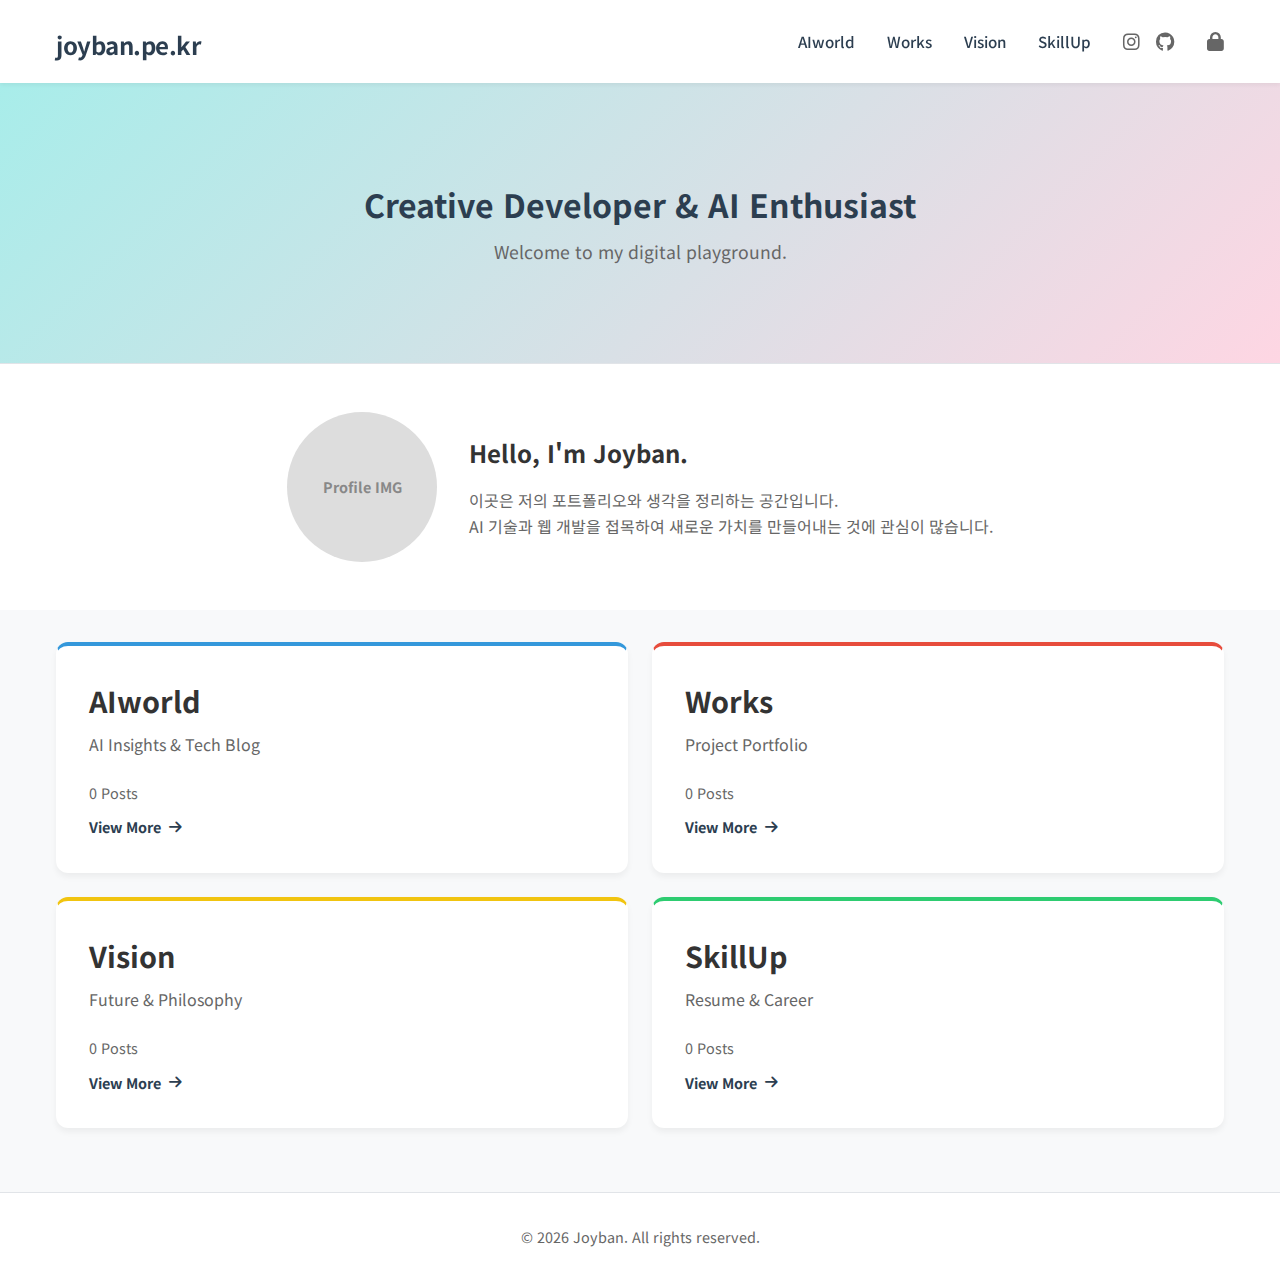
<file: index.html>
<!DOCTYPE html>
<html lang="ko">
  <head>
    <meta charset="UTF-8" />
    <meta name="viewport" content="width=device-width, initial-scale=1.0" />
    <title>joyban - Portfolio & Blog</title>
    <link rel="stylesheet" href="css/style.css" />
    <!-- 구글 폰트 예시 (Noto Sans KR) -->
    <link rel="preconnect" href="https://fonts.googleapis.com" />
    <link rel="preconnect" href="https://fonts.gstatic.com" crossorigin />
    <link
      href="https://fonts.googleapis.com/css2?family=Noto+Sans+KR:wght@300;400;700&display=swap"
      rel="stylesheet"
    />
    <!-- 아이콘 (FontAwesome CDN 예시) -->
    <link
      rel="stylesheet"
      href="https://cdnjs.cloudflare.com/ajax/libs/font-awesome/6.4.0/css/all.min.css"
    />
  </head>
  <body>
    <!-- 헤더 영역 -->
    <header class="main-header">
      <div class="container">
        <h1 class="logo"><a href="/">joyban.pe.kr</a></h1>
        <button class="mobile-menu-toggle" aria-label="메뉴 열기">
          <span></span>
          <span></span>
          <span></span>
        </button>
        <nav class="main-nav">
          <ul class="menu-links">
            <li><a href="board.html?category=aiworld">AIworld</a></li>
            <li><a href="board.html?category=works">Works</a></li>
            <li><a href="board.html?category=vision">Vision</a></li>
            <li><a href="board.html?category=skillup">SkillUp</a></li>
          </ul>
          <ul class="social-links">
            <li>
              <a href="#" target="_blank" title="Instagram"
                ><i class="fab fa-instagram"></i
              ></a>
            </li>
            <li>
              <a href="#" target="_blank" title="GitHub"
                ><i class="fab fa-github"></i
              ></a>
            </li>
          </ul>
          <a href="#" class="admin-login-btn"><i class="fas fa-lock"></i></a>
        </nav>
      </div>
    </header>

    <!-- 히어로 섹션 (간단한 인트로) -->
    <section class="hero-section">
      <div class="container">
        <h2>Creative Developer & AI Enthusiast</h2>
        <p>Welcome to my digital playground.</p>
      </div>
    </section>

    <!-- 프로필 섹션 -->
    <section class="profile-section">
      <div class="container">
        <div class="profile-wrapper">
          <div class="profile-image">
            <!-- 플레이스홀더 이미지 -->
            <div class="img-placeholder">Profile IMG</div>
            <!-- <img src="images/profile.jpg" alt="Profile Picture"> -->
          </div>
          <div class="profile-text">
            <h3>Hello, I'm Joyban.</h3>
            <p>
              이곳은 저의 포트폴리오와 생각을 정리하는 공간입니다.<br />
              AI 기술과 웹 개발을 접목하여 새로운 가치를 만들어내는 것에 관심이
              많습니다.
            </p>
          </div>
        </div>
      </div>
    </section>

    <!-- 메인 컨텐츠 그리드 (AIworld, Works, Vision, SkillUp) -->
    <main class="content-grid-section">
      <div class="container">
        <div class="grid-container">
          <!-- AIworld Section -->
          <article
            class="grid-item item-aiworld"
            onclick="location.href='board.html?category=aiworld'"
          >
            <div class="content">
              <h3>AIworld</h3>
              <p>AI Insights & Tech Blog</p>
              <span
                class="post-count"
                data-category="aiworld"
                style="
                  display: block;
                  margin-bottom: 10px;
                  font-size: 0.9rem;
                  color: #666;
                "
                >0 Posts</span
              >
              <span class="btn-link"
                >View More <i class="fas fa-arrow-right"></i
              ></span>
            </div>
          </article>

          <!-- Works Section -->
          <article
            class="grid-item item-works"
            onclick="location.href='board.html?category=works'"
          >
            <div class="content">
              <h3>Works</h3>
              <p>Project Portfolio</p>
              <span
                class="post-count"
                data-category="works"
                style="
                  display: block;
                  margin-bottom: 10px;
                  font-size: 0.9rem;
                  color: #666;
                "
                >0 Posts</span
              >
              <span class="btn-link"
                >View More <i class="fas fa-arrow-right"></i
              ></span>
            </div>
          </article>

          <!-- Vision Section -->
          <article
            class="grid-item item-vision"
            onclick="location.href='board.html?category=vision'"
          >
            <div class="content">
              <h3>Vision</h3>
              <p>Future & Philosophy</p>
              <span
                class="post-count"
                data-category="vision"
                style="
                  display: block;
                  margin-bottom: 10px;
                  font-size: 0.9rem;
                  color: #666;
                "
                >0 Posts</span
              >
              <span class="btn-link"
                >View More <i class="fas fa-arrow-right"></i
              ></span>
            </div>
          </article>

          <!-- SkillUp Section -->
          <article
            class="grid-item item-skillup"
            onclick="location.href='board.html?category=skillup'"
          >
            <div class="content">
              <h3>SkillUp</h3>
              <p>Resume & Career</p>
              <span
                class="post-count"
                data-category="skillup"
                style="
                  display: block;
                  margin-bottom: 10px;
                  font-size: 0.9rem;
                  color: #666;
                "
                >0 Posts</span
              >
              <span class="btn-link"
                >View More <i class="fas fa-arrow-right"></i
              ></span>
            </div>
          </article>
        </div>
      </div>
    </main>

    <!-- 푸터 -->
    <footer class="main-footer">
      <div class="container">
        <p>&copy; 2026 Joyban. All rights reserved.</p>
      </div>
    </footer>

    <script src="js/app.js"></script>
  </body>
</html>
</file>
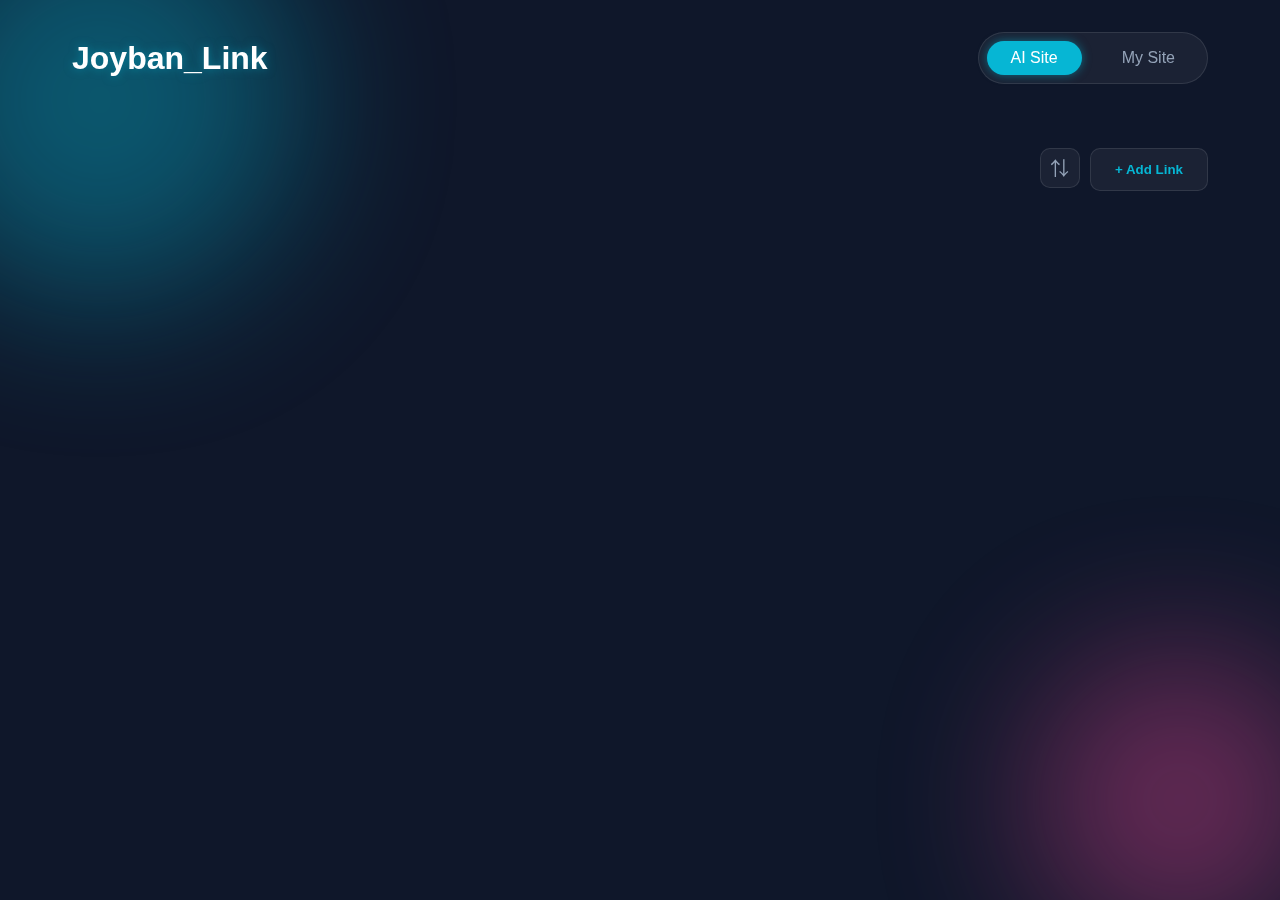
<file: joylink/index.html>
<!DOCTYPE html>
<html lang="ko">
  <head>
    <meta charset="UTF-8" />
    <meta name="viewport" content="width=device-width, initial-scale=1.0" />
    <title>Joyban_Link</title>
    <link rel="stylesheet" href="style.css" />
  </head>
  <body>
    <div class="background-circles">
      <div class="circle circle-1"></div>
      <div class="circle circle-2"></div>
    </div>

    <header>
      <div class="logo">Joyban_Link</div>
      <nav>
        <button class="nav-btn active" onclick="setCategory('aisite')">
          AI Site
        </button>
        <button class="nav-btn" onclick="setCategory('mysite')">My Site</button>
      </nav>
    </header>

    <main>
      <div class="controls">
        <button
          id="reorder-btn"
          class="icon-btn"
          onclick="toggleReorderMode()"
          title="Toggle Reorder Mode"
        >
          ⇅
        </button>
        <button class="add-btn" onclick="openModal()">+ Add Link</button>
      </div>

      <div id="link-grid" class="grid-container">
        <!-- 자바스크립트로 링크들이 여기에 렌더링 됩니다 -->
      </div>
    </main>

    <!-- 모달 창 -->
    <div id="modal" class="modal hidden">
      <div class="modal-content glass">
        <h2 id="modal-title">Add New Link</h2>
        <input type="hidden" id="link-id" />
        <div class="input-group">
          <label>Site Name</label>
          <input type="text" id="site-name" placeholder="Enter site name" />
        </div>
        <div class="input-group">
          <label>URL</label>
          <input type="url" id="site-url" placeholder="https://example.com" />
        </div>
        <div class="input-group">
          <label>Category</label>
          <select id="site-category">
            <option value="aisite">AI Site</option>
            <option value="mysite">My Site</option>
          </select>
        </div>
        <div class="modal-actions">
          <button class="btn cancel" onclick="closeModal()">Cancel</button>
          <button class="btn save" onclick="saveLink()">Save</button>
        </div>
      </div>
    </div>

    <script src="script.js"></script>
  </body>
</html>
</file>
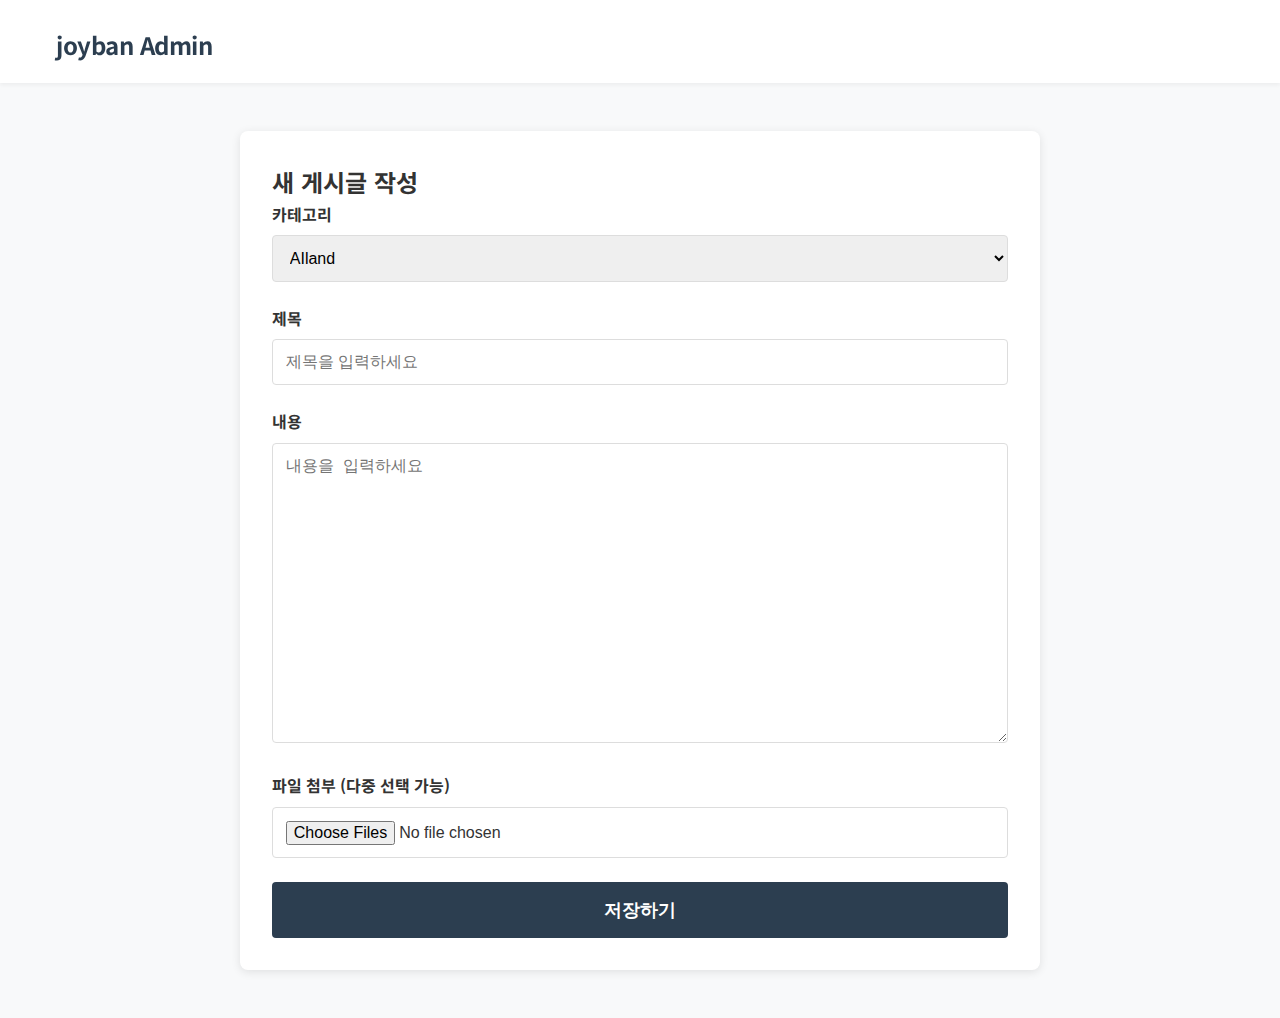
<file: admin_write.html>
<!DOCTYPE html>
<html lang="ko">
<head>
    <meta charset="UTF-8">
    <meta name="viewport" content="width=device-width, initial-scale=1.0">
    <title>관리자 글쓰기 - Joyban</title>
    <link rel="stylesheet" href="css/style.css">
    <link rel="preconnect" href="https://fonts.googleapis.com">
    <link rel="preconnect" href="https://fonts.gstatic.com" crossorigin>
    <link href="https://fonts.googleapis.com/css2?family=Noto+Sans+KR:wght@300;400;700&display=swap" rel="stylesheet">
    <link rel="stylesheet" href="https://cdnjs.cloudflare.com/ajax/libs/font-awesome/6.4.0/css/all.min.css">
    <style>
        .write-container { max-width: 800px; margin: 3rem auto; padding: 2rem; background: #fff; border-radius: 8px; box-shadow: 0 2px 10px rgba(0,0,0,0.1); }
        .form-group { margin-bottom: 1.5rem; }
        .form-group label { display: block; margin-bottom: 0.5rem; font-weight: bold; }
        .form-control { width: 100%; padding: 0.8rem; border: 1px solid #ddd; border-radius: 4px; font-size: 1rem; }
        textarea.form-control { height: 300px; resize: vertical; }
        .btn-submit { width: 100%; padding: 1rem; background: #2c3e50; color: #fff; border: none; border-radius: 4px; font-size: 1.1rem; font-weight: bold; cursor: pointer; }
        .btn-submit:hover { background: #1a252f; }
        .file-list { margin-top: 0.5rem; font-size: 0.9rem; color: #666; }
    </style>
</head>
<body>
    <header class="main-header">
        <div class="container">
            <h1 class="logo"><a href="index.html">joyban Admin</a></h1>
        </div>
    </header>

    <main class="container">
        <div class="write-container">
            <h2 id="pageTitle">새 게시글 작성</h2>
            <form id="writeForm" enctype="multipart/form-data">
                <input type="hidden" name="id" id="postId">
                <div class="form-group">
                    <label for="category">카테고리</label>
                    <select name="category" id="category" class="form-control" required>
                        <option value="ailand">AIland</option>
                        <option value="works">Works</option>
                        <option value="vision">Vision</option>
                        <option value="job">Job</option>
                        <option value="profile">Profile</option>
                    </select>
                </div>
                <div class="form-group">
                    <label for="title">제목</label>
                    <input type="text" name="title" id="title" class="form-control" required placeholder="제목을 입력하세요">
                </div>
                <div class="form-group">
                    <label for="content">내용</label>
                    <textarea name="content" id="content" class="form-control" required placeholder="내용을 입력하세요"></textarea>
                </div>
                <div class="form-group">
                    <label for="files">파일 첨부 (다중 선택 가능)</label>
                    <input type="file" name="files[]" id="files" class="form-control" multiple accept="image/*,video/*,application/pdf">
                    <div class="file-list" id="fileList"></div>
                    <div id="existingFiles" style="margin-top: 10px; color: #666;"></div>
                </div>
                <button type="submit" class="btn-submit">저장하기</button>
            </form>
        </div>
    </main>

    <script>
        document.addEventListener('DOMContentLoaded', async () => {
            const urlParams = new URLSearchParams(window.location.search);
            const postId = urlParams.get('id');

            if (postId) {
                document.getElementById('pageTitle').textContent = '게시글 수정';
                document.getElementById('postId').value = postId;
                await loadPostData(postId);
            }
        });

        async function loadPostData(id) {
            try {
                const response = await fetch(`api/posts/detail.php?id=${id}`);
                const result = await response.json();
                
                if (result.status === 'success') {
                    const post = result.data;
                    document.getElementById('category').value = post.category;
                    document.getElementById('title').value = post.title;
                    document.getElementById('content').value = post.content;
                    
                    // 기존 파일 목록 표시 (삭제 기능은 추후 구현 필요 시 추가)
                    if (post.media && post.media.length > 0) {
                        const existingDiv = document.getElementById('existingFiles');
                        existingDiv.innerHTML = '<strong>기존 첨부파일:</strong><br>';
                        post.media.forEach(file => {
                            existingDiv.innerHTML += `📄 ${file.original_name}<br>`;
                        });
                    }
                } else {
                    UIManager.showToast('게시글 정보를 불러올 수 없습니다.', 'error');
                    setTimeout(() => location.href = 'index.html', 1000);
                }
            } catch (error) {
                console.error('Error loading post:', error);
            }
        }

        document.getElementById('writeForm').addEventListener('submit', async (e) => {
            e.preventDefault();
            
            const formData = new FormData(e.target);
            const postId = document.getElementById('postId').value;
            const url = postId ? 'api/posts/update.php' : 'api/posts/create.php';
            
            try {
                const response = await fetch(url, {
                    method: 'POST',
                    body: formData
                });
                const result = await response.json();
                
                if (result.status === 'success') {
                    UIManager.showToast(postId ? '게시글이 수정되었습니다.' : '게시글이 등록되었습니다.', 'success');
                    const category = document.getElementById('category').value;
                    setTimeout(() => {
                        location.href = postId ? `view.html?id=${result.post_id}` : `board.html?category=${category}`;
                    }, 1000);
                } else {
                    UIManager.showToast('오류: ' + result.message, 'error');
                }
            } catch (error) {
                UIManager.showToast('서버 통신 중 오류가 발생했습니다. 로그인이 되어있는지 확인해주세요.', 'error');
            }
        });

        // 파일 선택 시 목록 표시
        document.getElementById('files').addEventListener('change', (e) => {
            const list = document.getElementById('fileList');
            list.innerHTML = '';
            for (const file of e.target.files) {
                const item = document.createElement('div');
                item.textContent = file.name;
                list.appendChild(item);
            }
        });
    </script>
    <script src="js/app.js"></script>
</body>
</html>
</file>
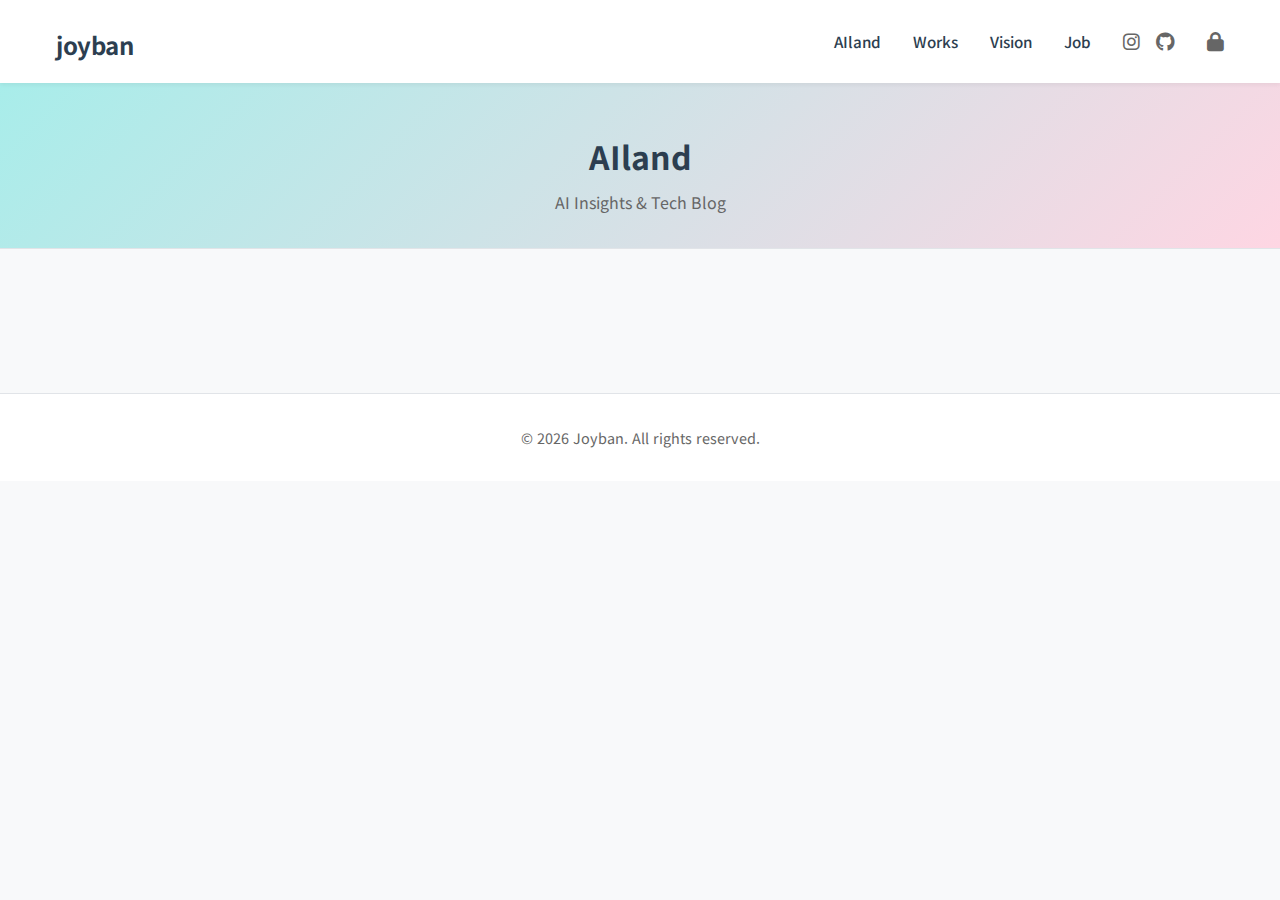
<file: board.html>
<!DOCTYPE html>
<html lang="ko">
<head>
    <meta charset="UTF-8">
    <meta name="viewport" content="width=device-width, initial-scale=1.0">
    <title>AIland - Joyban</title>
    <link rel="stylesheet" href="css/style.css">
    <link rel="preconnect" href="https://fonts.googleapis.com">
    <link rel="preconnect" href="https://fonts.gstatic.com" crossorigin>
    <link href="https://fonts.googleapis.com/css2?family=Noto+Sans+KR:wght@300;400;700&display=swap" rel="stylesheet">
    <link rel="stylesheet" href="https://cdnjs.cloudflare.com/ajax/libs/font-awesome/6.4.0/css/all.min.css">
</head>
<body>

    <!-- 헤더 영역 -->
    <header class="main-header">
        <div class="container">
            <h1 class="logo"><a href="index.html">joyban</a></h1>
            <nav class="main-nav">
                <ul class="menu-links">
                    <li><a href="board.html?category=ailand">AIland</a></li>
                    <li><a href="board.html?category=works">Works</a></li>
                    <li><a href="board.html?category=vision">Vision</a></li>
                    <li><a href="board.html?category=job">Job</a></li>
                </ul>
                <ul class="social-links">
                    <li><a href="#" target="_blank"><i class="fab fa-instagram"></i></a></li>
                    <li><a href="#" target="_blank"><i class="fab fa-github"></i></a></li>
                </ul>
                <a href="#" class="admin-login-btn"><i class="fas fa-lock"></i></a>
            </nav>
        </div>
    </header>

    <!-- 서브 히어로 섹션 -->
    <section class="sub-hero">
        <div class="container">
            <h2 class="category-title">AIland</h2>
            <p class="category-desc">AI Insights & Tech Blog</p>
        </div>
    </section>

    <!-- 게시글 목록 섹션 -->
    <main class="board-section">
        <div class="container">
            
            <!-- 관리자 컨트롤 (JS로 제어) -->
            <div id="board-admin-controls" style="display: none; text-align: right; margin-bottom: 1rem;">
                <button id="btn-write" class="btn-admin" onclick="location.href='admin_write.html'">글쓰기</button>
            </div>

            <!-- 리스트 컨테이너 -->
            <div class="post-list">
                <!-- 게시글 아이템들은 JS로 로드됩니다 -->
            </div>

            <!-- 페이지네이션 -->
            <div class="pagination"></div>

        </div>
    </main>

    <!-- 푸터 -->
    <footer class="main-footer">
        <div class="container">
            <p>&copy; 2026 Joyban. All rights reserved.</p>
        </div>
    </footer>

    <script src="js/app.js"></script>
</body>
</html>
</file>
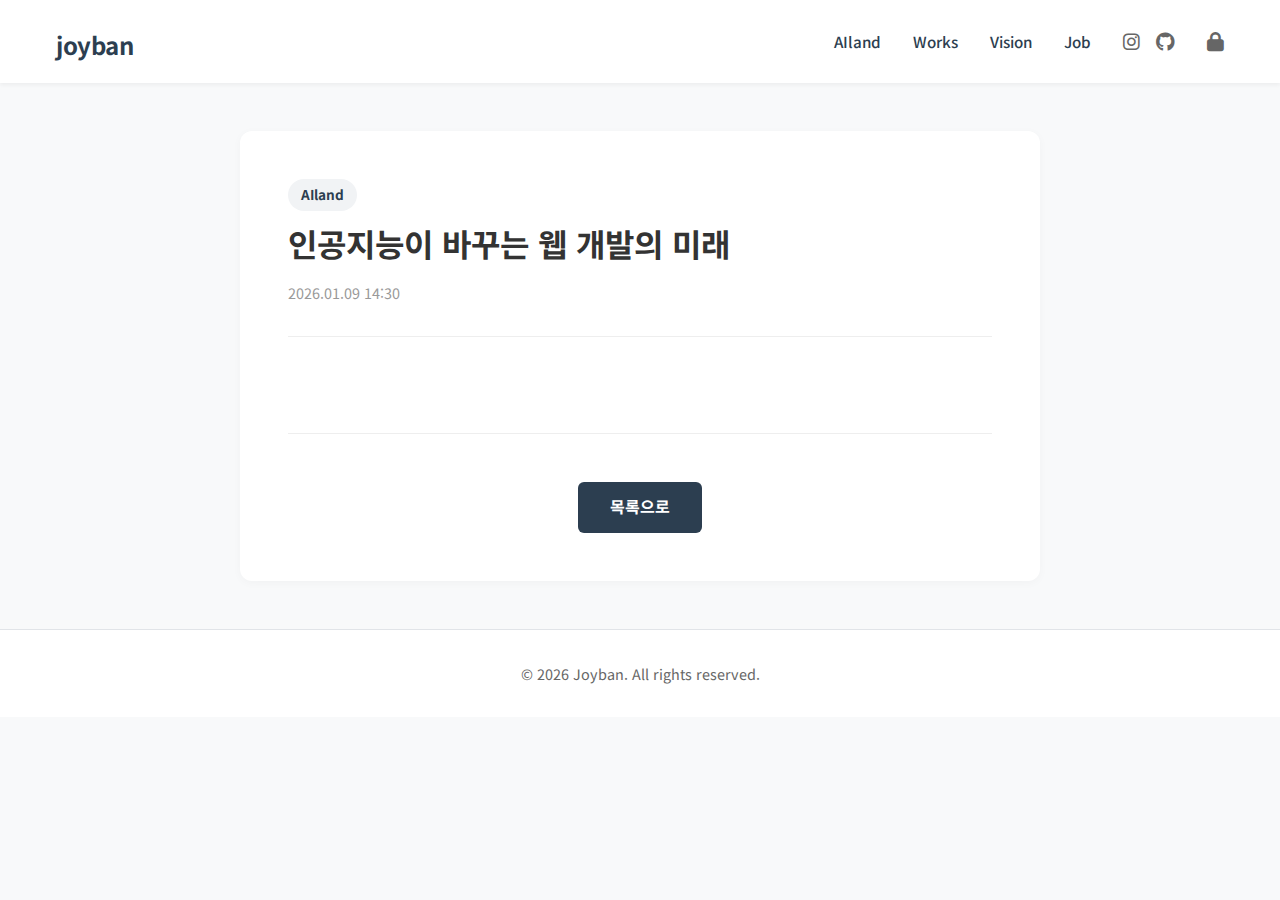
<file: view.html>
<!DOCTYPE html>
<html lang="ko">
<head>
    <meta charset="UTF-8">
    <meta name="viewport" content="width=device-width, initial-scale=1.0">
    <title>인공지능이 바꾸는 웹 개발의 미래 - Joyban</title>
    <link rel="stylesheet" href="css/style.css">
    <link rel="preconnect" href="https://fonts.googleapis.com">
    <link rel="preconnect" href="https://fonts.gstatic.com" crossorigin>
    <link href="https://fonts.googleapis.com/css2?family=Noto+Sans+KR:wght@300;400;700&display=swap" rel="stylesheet">
    <link rel="stylesheet" href="https://cdnjs.cloudflare.com/ajax/libs/font-awesome/6.4.0/css/all.min.css">
</head>
<body>

    <!-- 헤더 영역 -->
    <header class="main-header">
        <div class="container">
            <h1 class="logo"><a href="index.html">joyban</a></h1>
            <nav class="main-nav">
                <ul class="menu-links">
                    <li><a href="board.html?category=ailand">AIland</a></li>
                    <li><a href="board.html?category=works">Works</a></li>
                    <li><a href="board.html?category=vision">Vision</a></li>
                    <li><a href="board.html?category=job">Job</a></li>
                </ul>
                <ul class="social-links">
                    <li><a href="#" target="_blank"><i class="fab fa-instagram"></i></a></li>
                    <li><a href="#" target="_blank"><i class="fab fa-github"></i></a></li>
                </ul>
                <a href="#" class="admin-login-btn"><i class="fas fa-lock"></i></a>
            </nav>
        </div>
    </header>

    <!-- 상세 페이지 컨텐츠 -->
    <main class="view-section">
        <div class="container view-container">
            
            <!-- 게시글 헤더 -->
            <div class="view-header">
                <span class="category-badge">AIland</span>
                <h2 class="view-title">인공지능이 바꾸는 웹 개발의 미래</h2>
                <div class="view-meta">
                    <span class="date">2026.01.09 14:30</span>
                </div>
            </div>

            <hr class="divider">

            <!-- 게시글 본문 -->
            <div class="view-content">
                <p>
                    <!-- 본문 내용은 JS로 로드됩니다 -->
                </p>
                <br>
                <!-- 미디어 표시 영역 (이미지, 비디오 등) -->
                <div class="content-media-wrapper"></div>
            </div>

            <!-- 첨부파일 목록 (다운로드) -->
            <div class="attachment-list" style="margin-top: 2rem; padding: 1rem; background: #f9f9f9; border-radius: 5px; display: none;">
                <strong><i class="fas fa-paperclip"></i> 첨부파일</strong>
                <ul id="file-download-list" style="list-style: none; padding-left: 0; margin-top: 0.5rem;"></ul>
            </div>

            <hr class="divider">

            <!-- 관리자 컨트롤 (JS로 제어) -->
            <div id="admin-controls" style="display: none; text-align: right; margin-bottom: 1rem;">
                <button id="btn-edit" class="btn-admin">수정</button>
                <button id="btn-delete" class="btn-admin delete">삭제</button>
            </div>

            <!-- 하단 네비게이션 -->
            <div class="view-nav">
                <a href="board.html" class="btn-list">목록으로</a>
            </div>

        </div>
    </main>

    <!-- 푸터 -->
    <footer class="main-footer">
        <div class="container">
            <p>&copy; 2026 Joyban. All rights reserved.</p>
        </div>
    </footer>

    <script src="js/app.js"></script>
</body>
</html>
</file>
<file: css/style.css>
:root {
  --bg-color: #f8f9fa;
  --text-color: #333;
  --accent-color: #2c3e50;
  --secondary-text: #666;
  --white: #ffffff;
  --border-color: #e1e4e8;
  --container-width: 1200px;
  --spacing-unit: 1rem;
}

* {
  margin: 0;
  padding: 0;
  box-sizing: border-box;
}

body {
  font-family: "Noto Sans KR", sans-serif;
  background-color: var(--bg-color);
  color: var(--text-color);
  line-height: 1.6;
}

a {
  text-decoration: none;
  color: inherit;
  transition: color 0.3s;
}

ul {
  list-style: none;
}

.container {
  max-width: var(--container-width);
  margin: 0 auto;
  padding: 0 var(--spacing-unit);
}

/* Header */
.main-header {
  background-color: var(--white);
  box-shadow: 0 2px 4px rgba(0, 0, 0, 0.05);
  padding: 1rem 0;
  position: sticky;
  top: 0;
  z-index: 102;
}

.main-header .container {
  display: flex;
  justify-content: space-between;
  align-items: center;
  position: relative;
}

.logo a {
  font-size: 1.5rem;
  font-weight: 700;
  color: var(--accent-color);
  letter-spacing: -0.5px;
}

.main-nav {
  display: flex;
  align-items: center;
  gap: 2rem;
}

.menu-links {
  display: flex;
  gap: 2rem;
  list-style: none;
  margin: 0;
  padding: 0;
}

.menu-links li a {
  text-decoration: none;
  color: var(--accent-color);
  font-weight: 500;
  font-size: 0.95rem;
  transition: color 0.3s ease;
}

.menu-links li a:hover {
  color: #6c63ff;
}

.social-links {
  display: flex;
  gap: 1rem;
}

.social-links a,
.admin-login-btn {
  font-size: 1.2rem;
  color: var(--secondary-text);
}

.social-links a:hover,
.admin-login-btn:hover {
  color: var(--accent-color);
}

/* Mobile Menu Toggle */
.mobile-menu-toggle {
  display: none;
  flex-direction: column;
  justify-content: space-around;
  width: 30px;
  height: 24px;
  background: transparent;
  border: none;
  cursor: pointer;
  padding: 0;
  z-index: 101;
}

.mobile-menu-toggle span {
  width: 100%;
  height: 3px;
  background-color: var(--accent-color);
  border-radius: 2px;
  transition: all 0.3s ease;
}

.mobile-menu-toggle.active span:nth-child(1) {
  transform: rotate(45deg) translate(5px, 5px);
}

.mobile-menu-toggle.active span:nth-child(2) {
  opacity: 0;
}

.mobile-menu-toggle.active span:nth-child(3) {
  transform: rotate(-45deg) translate(7px, -6px);
}

/* Responsive Styles */
@media screen and (max-width: 768px) {
  .mobile-menu-toggle {
    display: flex;
  }

  .main-nav {
    position: fixed;
    top: 0;
    left: -100%;
    width: 280px;
    height: 100vh;
    background-color: var(--white);
    flex-direction: column;
    justify-content: flex-start;
    align-items: flex-start;
    gap: 0;
    padding: 80px 2rem 2rem;
    box-shadow: 2px 0 10px rgba(0, 0, 0, 0.1);
    transition: left 0.3s ease;
    z-index: 100;
  }

  .main-nav.active {
    left: 0;
  }

  .menu-links {
    flex-direction: column;
    gap: 0;
    width: 100%;
    margin-bottom: 2rem;
  }

  .menu-links li {
    width: 100%;
    border-bottom: 1px solid var(--border-color);
  }

  .menu-links li a {
    display: block;
    padding: 1rem 0;
    font-size: 1.1rem;
  }

  .social-links {
    width: 100%;
    justify-content: flex-start;
    gap: 1.5rem;
    padding-bottom: 1rem;
    margin-bottom: 1rem;
    border-bottom: 1px solid var(--border-color);
  }

  .admin-login-btn {
    font-size: 1.3rem;
  }

  /* Mobile Overlay */
  .mobile-menu-overlay {
    display: none;
    position: fixed;
    top: 0;
    left: 0;
    width: 100%;
    height: 100vh;
    background-color: rgba(0, 0, 0, 0.5);
    z-index: 99;
  }

  .mobile-menu-overlay.active {
    display: block;
  }
}

/* Hero Section */
.hero-section {
  padding: 4rem 0;
  text-align: center;
  background: linear-gradient(135deg, #667eea 0%, #764ba2 100%);
  background: linear-gradient(135deg, #a8edea 0%, #fed6e3 100%);
  border-bottom: 1px solid var(--border-color);
}

.hero-section h2 {
  font-size: 2rem;
  margin-bottom: 0.5rem;
  color: var(--accent-color);
}

.hero-section p {
  color: var(--secondary-text);
  font-size: 1.1rem;
}

/* Profile Section */
.profile-section {
  padding: 3rem 0;
  background-color: var(--white);
  margin-bottom: 2rem;
}

.profile-wrapper {
  display: flex;
  flex-direction: column;
  align-items: center;
  gap: 2rem;
  text-align: center;
}

.profile-image .img-placeholder {
  width: 150px;
  height: 150px;
  border-radius: 50%;
  background-color: #ddd;
  display: flex;
  justify-content: center;
  align-items: center;
  color: #888;
  font-weight: bold;
  font-size: 0.9rem;
}

.profile-text h3 {
  margin-bottom: 1rem;
  font-size: 1.5rem;
}

.profile-text p {
  color: var(--secondary-text);
  max-width: 600px;
  margin: 0 auto;
}

/* Content Grid Section */
.content-grid-section {
  padding-bottom: 4rem;
}

.grid-container {
  display: grid;
  grid-template-columns: 1fr;
  gap: 1.5rem;
}

.grid-item {
  background-color: var(--white);
  padding: 2rem;
  border-radius: 12px;
  box-shadow: 0 4px 6px rgba(0, 0, 0, 0.05);
  cursor: pointer;
  transition: transform 0.3s, box-shadow 0.3s;
  display: flex;
  flex-direction: column;
  justify-content: center;
  min-height: 200px;
  border: 1px solid transparent;
}

.grid-item:hover {
  transform: translateY(-5px);
  box-shadow: 0 10px 15px rgba(0, 0, 0, 0.1);
  border-color: var(--border-color);
}

/* 각 섹션별 포인트 컬러 (선택사항) */
.item-aiworld {
  border-top: 4px solid #3498db;
}
.item-works {
  border-top: 4px solid #e74c3c;
}
.item-vision {
  border-top: 4px solid #f1c40f;
}
.item-skillup {
  border-top: 4px solid #2ecc71;
}

.grid-item h3 {
  font-size: 1.8rem;
  margin-bottom: 0.5rem;
}

.grid-item p {
  color: var(--secondary-text);
  margin-bottom: 1.5rem;
  flex-grow: 1;
}

.btn-link {
  font-weight: 700;
  font-size: 0.9rem;
  color: var(--accent-color);
  display: inline-flex;
  align-items: center;
  gap: 0.5rem;
}

/* 관리자 버튼 스타일 */
.btn-admin {
  padding: 0.5rem 1rem;
  background: #2c3e50;
  color: #fff;
  border: none;
  border-radius: 4px;
  cursor: pointer;
  font-size: 0.9rem;
  margin-left: 0.5rem;
}

.btn-admin:hover {
  background: #1a252f;
}

.btn-admin.delete {
  background: #e74c3c;
}

.btn-admin.delete:hover {
  background: #c0392b;
}

/* 푸터 */
.main-footer {
  text-align: center;
  padding: 2rem 0;
  color: var(--secondary-text);
  font-size: 0.9rem;
  border-top: 1px solid var(--border-color);
  background-color: var(--white);
}

/* Responsive Media Queries */
@media (min-width: 768px) {
  /* Tablet & Desktop */
  .profile-wrapper {
    flex-direction: row;
    text-align: left;
    justify-content: center;
  }

  .profile-text p {
    margin: 0;
  }

  .grid-container {
    grid-template-columns: repeat(2, 1fr); /* 2열 배치 */
  }
}

@media (min-width: 1024px) {
  /* Large Desktop */
  .hero-section {
    padding: 6rem 0;
  }

  /* 필요시 4열 배치로 변경하려면 아래 주석 해제 */
  /* .grid-container { grid-template-columns: repeat(4, 1fr); } */
}

/* =========================================
   Board Page (List) Styles
   ========================================= */

.sub-hero {
  background-color: var(--white);
  padding: 3rem 0 2rem;
  text-align: center;
  background: linear-gradient(135deg, #667eea 0%, #764ba2 100%);
  background: linear-gradient(135deg, #a8edea 0%, #fed6e3 100%);
  border-bottom: 1px solid var(--border-color);
}

.category-title {
  font-size: 2rem;
  color: var(--accent-color);
  margin-bottom: 0.5rem;
}

.category-desc {
  color: var(--secondary-text);
}

.board-section {
  padding: 3rem 0;
}

.post-list {
  display: flex;
  flex-direction: column;
  gap: 1.5rem;
}

.post-item {
  background-color: var(--white);
  border: 1px solid var(--border-color);
  border-radius: 8px;
  padding: 1.5rem;
  display: flex;
  gap: 1.5rem;
  cursor: pointer;
  transition: transform 0.2s, box-shadow 0.2s;
}

.post-item:hover {
  transform: translateY(-3px);
  box-shadow: 0 5px 15px rgba(0, 0, 0, 0.08);
}

.post-thumb {
  flex-shrink: 0;
  width: 120px;
  height: 120px;
  border-radius: 6px;
  overflow: hidden;
}

.post-thumb .img-placeholder {
  width: 100%;
  height: 100%;
  background-color: #eee;
  display: flex;
  justify-content: center;
  align-items: center;
  color: #999;
  font-size: 0.8rem;
}

.post-info {
  flex-grow: 1;
  display: flex;
  flex-direction: column;
}

.post-title {
  font-size: 1.3rem;
  margin-bottom: 0.5rem;
  color: var(--text-color);
}

.post-summary {
  color: var(--secondary-text);
  font-size: 0.95rem;
  margin-bottom: auto; /* 날짜를 바닥으로 밀기 위함 */
  line-height: 1.5;

  /* 2줄 이상 말줄임 */
  display: -webkit-box;
  -webkit-line-clamp: 2;
  -webkit-box-orient: vertical;
  overflow: hidden;
}

.post-meta {
  margin-top: 1rem;
  font-size: 0.85rem;
  color: #999;
}

/* Pagination */
.pagination {
  display: flex;
  justify-content: center;
  gap: 0.5rem;
  margin-top: 3rem;
}

.page-btn {
  width: 36px;
  height: 36px;
  display: flex;
  justify-content: center;
  align-items: center;
  border: 1px solid var(--border-color);
  border-radius: 4px;
  background-color: var(--white);
  color: var(--secondary-text);
  font-size: 0.9rem;
}

.page-btn:hover,
.page-btn.active {
  background-color: var(--accent-color);
  color: var(--white);
  border-color: var(--accent-color);
}

/* =========================================
   View Page (Detail) Styles
   ========================================= */

.view-section {
  padding: 3rem 0;
}

.view-container {
  max-width: 800px; /* 본문 집중도를 위해 폭 제한 */
  background-color: var(--white);
  padding: 3rem;
  border-radius: 12px;
  box-shadow: 0 2px 10px rgba(0, 0, 0, 0.03);
}

.view-header {
  text-align: left;
  margin-bottom: 1.5rem;
}

.category-badge {
  display: inline-block;
  background-color: #f1f3f5;
  color: var(--accent-color);
  padding: 0.3rem 0.8rem;
  border-radius: 20px;
  font-size: 0.85rem;
  font-weight: 700;
  margin-bottom: 0.8rem;
}

.view-title {
  font-size: 2rem;
  line-height: 1.3;
  margin-bottom: 1rem;
  word-break: keep-all;
}

.view-meta {
  color: #999;
  font-size: 0.9rem;
}

.divider {
  border: 0;
  height: 1px;
  background-color: #eee;
  margin: 2rem 0;
}

.view-content {
  font-size: 1.1rem;
  line-height: 1.8;
  color: #444;
}

.view-content p {
  margin-bottom: 1.5rem;
}

.content-img-wrapper,
.content-media-wrapper {
  text-align: center;
  margin: 2rem 0;
}

.img-caption {
  display: block;
  margin-top: 0.5rem;
  font-size: 0.9rem;
  color: #888;
}

.view-nav {
  display: flex;
  justify-content: center;
  margin-top: 3rem;
}

.btn-list {
  padding: 0.8rem 2rem;
  background-color: var(--accent-color);
  color: var(--white);
  border-radius: 6px;
  font-weight: 700;
  transition: background-color 0.3s;
}

.btn-list:hover {
  background-color: #1a252f;
}

/* Responsive for Board/View */
@media (max-width: 768px) {
  .post-item {
    flex-direction: column;
    gap: 1rem;
  }

  .post-thumb {
    width: 100%;
    height: 180px;
  }

  .view-container {
    padding: 1.5rem;
  }

  .view-title {
    font-size: 1.6rem;
  }
}

/* =========================================
   Custom UI (Toast, Modal) Styles
   ========================================= */

/* Toast Notifications */
.toast-container {
  position: fixed;
  top: 20px;
  right: 20px;
  z-index: 10000;
  display: flex;
  flex-direction: column;
  gap: 10px;
}

.toast {
  background-color: rgba(44, 62, 80, 0.95);
  color: #fff;
  padding: 12px 24px;
  border-radius: 8px;
  box-shadow: 0 4px 12px rgba(0, 0, 0, 0.15);
  display: flex;
  align-items: center;
  gap: 10px;
  min-width: 250px;
  opacity: 0;
  transform: translateY(-20px);
  animation: toastSlideIn 0.3s forwards;
}

.toast.success {
  border-left: 4px solid #2ecc71;
}
.toast.error {
  border-left: 4px solid #e74c3c;
}
.toast.info {
  border-left: 4px solid #3498db;
}

@keyframes toastSlideIn {
  to {
    opacity: 1;
    transform: translateY(0);
  }
}

@keyframes toastFadeOut {
  to {
    opacity: 0;
    transform: translateY(-20px);
  }
}

/* Custom Modal */
.custom-modal-overlay {
  position: fixed;
  top: 0;
  left: 0;
  width: 100%;
  height: 100%;
  background: rgba(0, 0, 0, 0.5);
  z-index: 9999;
  display: flex;
  justify-content: center;
  align-items: center;
  backdrop-filter: blur(2px);
  opacity: 0;
  animation: fadeIn 0.3s forwards;
}

.custom-modal {
  background: #fff;
  padding: 2rem;
  border-radius: 12px;
  box-shadow: 0 10px 25px rgba(0, 0, 0, 0.2);
  width: 90%;
  max-width: 400px;
  transform: scale(0.9);
  animation: scaleUp 0.3s forwards;
  text-align: center;
}

.custom-modal h3 {
  margin-bottom: 1rem;
  color: var(--accent-color);
}

.custom-modal p {
  margin-bottom: 1.5rem;
  color: var(--secondary-text);
}

.custom-modal input {
  width: 100%;
  padding: 10px;
  margin-bottom: 1.5rem;
  border: 1px solid var(--border-color);
  border-radius: 4px;
  font-size: 1rem;
}

.custom-modal input:focus {
  outline: none;
  border-color: var(--accent-color);
}

.modal-buttons {
  display: flex;
  justify-content: center;
  gap: 10px;
}

.btn-modal {
  padding: 0.6rem 1.2rem;
  border: none;
  border-radius: 6px;
  cursor: pointer;
  font-weight: 500;
  transition: background 0.2s;
}

.btn-modal.confirm {
  background-color: var(--accent-color);
  color: #fff;
}

.btn-modal.confirm:hover {
  background-color: #1a252f;
}

.btn-modal.cancel {
  background-color: #f1f3f5;
  color: #333;
}

.btn-modal.cancel:hover {
  background-color: #e9ecef;
}

@keyframes fadeIn {
  to {
    opacity: 1;
  }
}
@keyframes scaleUp {
  to {
    transform: scale(1);
  }
}
</file>
<file: joylink/style.css>
:root {
    --bg-color: #0f172a;
    --glass-bg: rgba(255, 255, 255, 0.05);
    --glass-border: rgba(255, 255, 255, 0.1);
    --text-color: #e2e8f0;
    --accent-color: #06b6d4; /* Cyan */
    --accent-glow: 0 0 10px rgba(6, 182, 212, 0.5);
    --secondary-accent: #ec4899; /* Pink */
}

* {
    margin: 0;
    padding: 0;
    box-sizing: border-box;
    font-family: 'Segoe UI', sans-serif;
}

body {
    background-color: var(--bg-color);
    color: var(--text-color);
    min-height: 100vh;
    overflow-x: hidden;
    display: flex;
    flex-direction: column;
    align-items: center;
}

/* Background Effects */
.background-circles {
    position: fixed;
    top: 0;
    left: 0;
    width: 100%;
    height: 100%;
    z-index: -1;
    overflow: hidden;
}

.circle {
    position: absolute;
    border-radius: 50%;
    filter: blur(80px);
    opacity: 0.4;
}

.circle-1 {
    width: 400px;
    height: 400px;
    background: var(--accent-color);
    top: -100px;
    left: -100px;
}

.circle-2 {
    width: 300px;
    height: 300px;
    background: var(--secondary-accent);
    bottom: -50px;
    right: -50px;
}

/* Header */
header {
    width: 100%;
    max-width: 1200px;
    padding: 2rem;
    display: flex;
    justify-content: space-between;
    align-items: center;
    margin-bottom: 2rem;
}

.logo {
    font-size: 2rem;
    font-weight: bold;
    color: #fff;
    text-shadow: var(--accent-glow);
}

nav {
    display: flex;
    gap: 1rem;
    background: var(--glass-bg);
    padding: 0.5rem;
    border-radius: 50px;
    border: 1px solid var(--glass-border);
    backdrop-filter: blur(10px);
}

.nav-btn {
    background: none;
    border: none;
    color: #94a3b8;
    padding: 0.5rem 1.5rem;
    cursor: pointer;
    font-size: 1rem;
    border-radius: 25px;
    transition: all 0.3s ease;
}

.nav-btn.active {
    background: var(--accent-color);
    color: #fff;
    box-shadow: var(--accent-glow);
}

/* Main Content */
main {
    width: 100%;
    max-width: 1200px;
    padding: 0 2rem;
    flex: 1;
}

.controls {
    display: flex;
    justify-content: flex-end;
    margin-bottom: 2rem;
}

.add-btn {
    background: var(--glass-bg);
    border: 1px solid var(--glass-border);
    color: var(--accent-color);
    padding: 0.8rem 1.5rem;
    border-radius: 10px;
    cursor: pointer;
    font-weight: bold;
    transition: all 0.3s ease;
}

.add-btn:hover {
    background: rgba(6, 182, 212, 0.1);
    box-shadow: var(--accent-glow);
}

.grid-container {
    display: grid;
    grid-template-columns: repeat(auto-fill, minmax(200px, 1fr));
    gap: 20px;
    padding-bottom: 4rem;
}

/* Cards */
.card {
    background: var(--glass-bg);
    border: 1px solid var(--glass-border);
    border-radius: 15px;
    padding: 1rem;
    display: flex;
    flex-direction: column;
    align-items: center;
    justify-content: space-between;
    backdrop-filter: blur(10px);
    transition: transform 0.3s ease, box-shadow 0.3s ease;
    height: 120px;
    position: relative;
    text-decoration: none;
}

.card:hover {
    transform: translateY(-5px);
    box-shadow: 0 10px 20px rgba(0, 0, 0, 0.2);
    border-color: rgba(255, 255, 255, 0.3);
}

.card-title {
    font-size: 1.2rem;
    font-weight: 600;
    color: #fff;
    text-align: center;
    margin-top: 10px;
    word-break: break-word;
}

.card-actions {
    position: absolute;
    top: 10px;
    right: 10px;
    display: flex;
    gap: 5px;
    opacity: 0;
    transition: opacity 0.3s;
}

.card:hover .card-actions {
    opacity: 1;
}

.action-btn {
    background: rgba(0, 0, 0, 0.5);
    border: none;
    color: #fff;
    width: 25px;
    height: 25px;
    border-radius: 50%;
    cursor: pointer;
    display: flex;
    align-items: center;
    justify-content: center;
    font-size: 0.8rem;
}

.action-btn:hover {
    background: var(--accent-color);
}

/* Modal */
.modal {
    position: fixed;
    top: 0;
    left: 0;
    width: 100%;
    height: 100%;
    background: rgba(0, 0, 0, 0.6);
    display: flex;
    justify-content: center;
    align-items: center;
    z-index: 100;
    opacity: 1;
    transition: opacity 0.3s ease;
}

.modal.hidden {
    display: none;
    opacity: 0;
    pointer-events: none;
}

.modal-content {
    background: #1e293b;
    border: 1px solid var(--glass-border);
    padding: 2rem;
    border-radius: 20px;
    width: 90%;
    max-width: 400px;
    box-shadow: 0 25px 50px -12px rgba(0, 0, 0, 0.5);
}

.modal-content h2 {
    color: #fff;
    margin-bottom: 1.5rem;
    text-align: center;
}

.input-group {
    margin-bottom: 1rem;
}

.input-group label {
    display: block;
    margin-bottom: 0.5rem;
    color: #94a3b8;
    font-size: 0.9rem;
}

.input-group input, 
.input-group select {
    width: 100%;
    padding: 0.8rem;
    background: rgba(0, 0, 0, 0.3);
    border: 1px solid var(--glass-border);
    border-radius: 8px;
    color: #fff;
    outline: none;
}

.input-group input:focus,
.input-group select:focus {
    border-color: var(--accent-color);
}

.modal-actions {
    display: flex;
    justify-content: flex-end;
    gap: 1rem;
    margin-top: 2rem;
}

.btn {
    padding: 0.8rem 1.5rem;
    border: none;
    border-radius: 8px;
    cursor: pointer;
    font-weight: bold;
    transition: 0.3s;
}

.btn.cancel {
    background: transparent;
    color: #94a3b8;
}

.btn.cancel:hover {
    color: #fff;
}

.btn.save {
    background: var(--accent-color);
    color: #fff;
}

.btn.save:hover {
    background: #0891b2;
}

/* Reorder Controls */
.icon-btn {
    background: var(--glass-bg);
    border: 1px solid var(--glass-border);
    color: #94a3b8;
    width: 40px;
    height: 40px;
    border-radius: 10px;
    cursor: pointer;
    font-size: 1.2rem;
    display: flex;
    align-items: center;
    justify-content: center;
    margin-right: 10px;
    transition: all 0.3s ease;
}

.icon-btn:hover {
    color: #fff;
    background: rgba(255, 255, 255, 0.1);
}

.icon-btn.active {
    background: var(--accent-color);
    color: #fff;
    box-shadow: var(--accent-glow);
    border-color: var(--accent-color);
}

/* Reorder Mode Styles */
body.reorder-mode .card {
    cursor: grab;
    border-style: dashed;
    border-color: rgba(255, 255, 255, 0.3);
}

body.reorder-mode .card:active {
    cursor: grabbing;
}

body.reorder-mode .card-actions {
    display: none !important; /* Hide actions in reorder mode */
}

body.reorder-mode .card a {
    pointer-events: none; /* Disable links in reorder mode */
}

.card.dragging {
    opacity: 0.5;
    transform: scale(0.95);
    box-shadow: 0 0 15px var(--accent-color);
    border-color: var(--accent-color);
}
</file>
